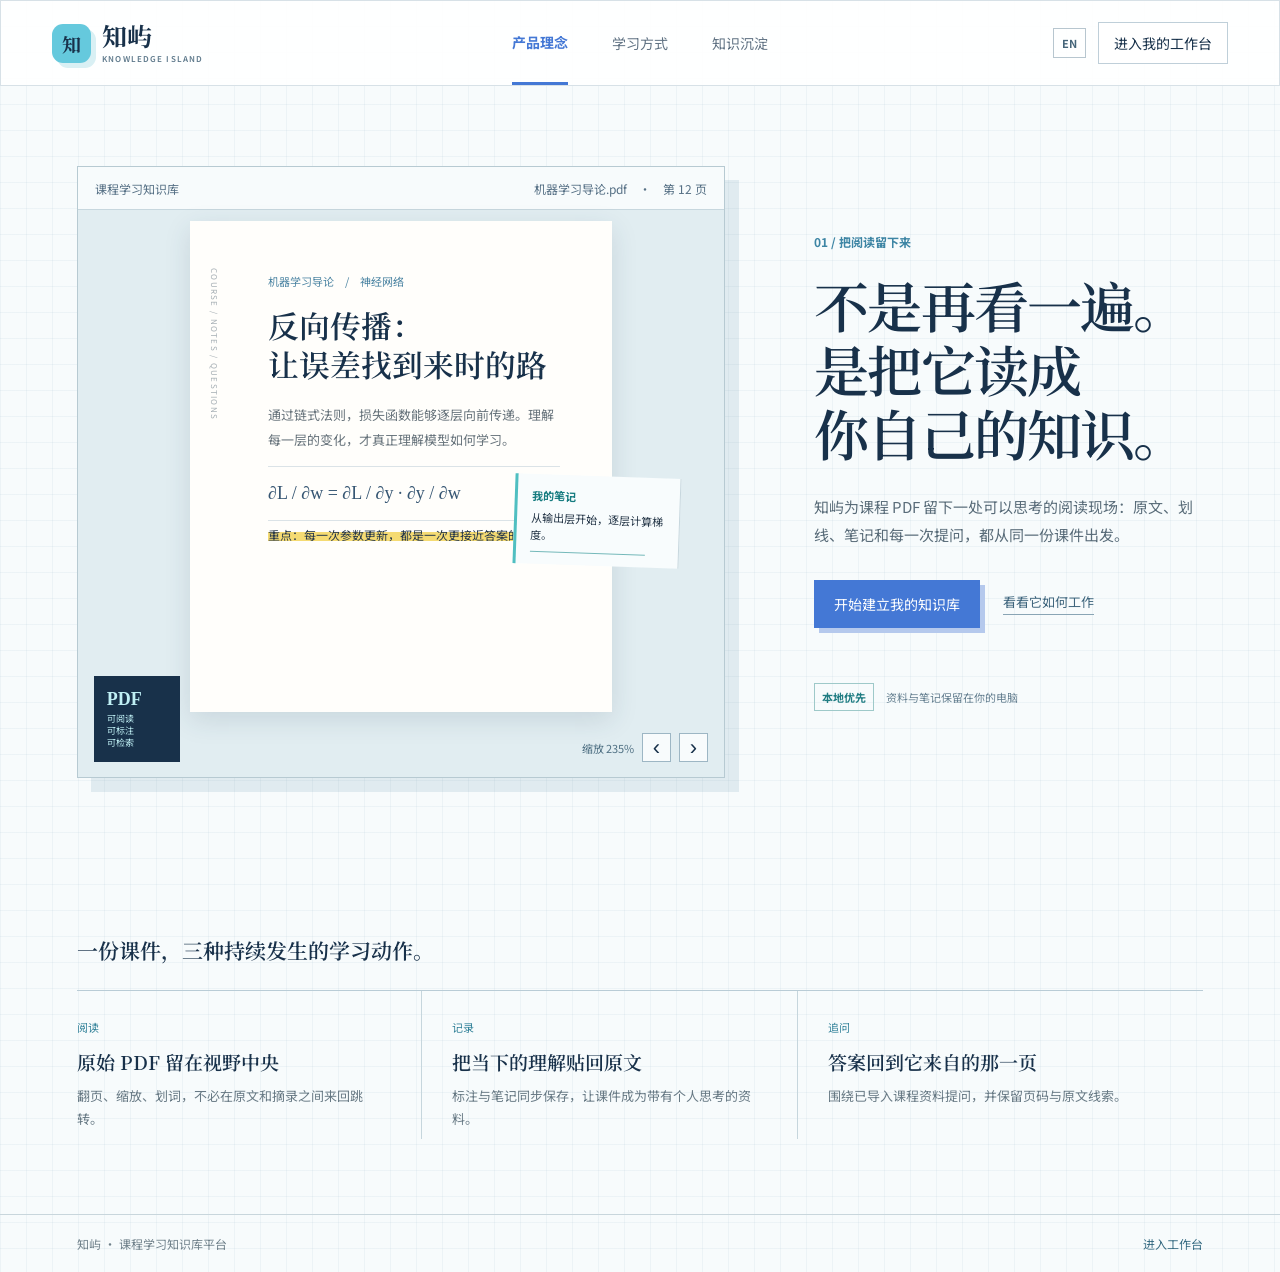
<file: static/landing.html>
<!doctype html>
<html lang="zh-CN">
<head><meta charset="UTF-8"><meta name="viewport" content="width=device-width,initial-scale=1"><title>知屿 · 课程学习知识库</title><link rel="stylesheet" href="/static/entry.css"><link rel="stylesheet" href="/static/product.css"></head>
<body class="entry product-page">
  <header class="product-nav">
    <a class="product-brand" href="/main" aria-label="知屿产品首页"><span class="brand-seal">知</span><span><b>知屿</b><small>KNOWLEDGE ISLAND</small></span></a>
    <nav aria-label="产品导航"><a class="current" href="#product">产品理念</a><a href="#workflow">学习方式</a><a href="#archive">知识沉淀</a></nav>
    <div class="product-nav-actions"><button class="language-toggle" data-lang-toggle type="button">EN</button><a class="nav-login" href="/login">进入我的工作台</a></div>
  </header>
  <main id="product" class="product-hero">
    <section class="hero-reader" aria-label="课件阅读器示意">
      <div class="reader-top"><span>课程学习知识库</span><span>机器学习导论.pdf　·　第 12 页</span></div>
      <article class="hero-paper"><div class="paper-margin">COURSE / NOTES / QUESTIONS</div><p class="paper-subject">机器学习导论　/　神经网络</p><h2>反向传播：<br>让误差找到来时的路</h2><p class="paper-copy">通过链式法则，损失函数能够逐层向前传递。理解每一层的变化，才真正理解模型如何学习。</p><div class="formula">∂L / ∂w = ∂L / ∂y · ∂y / ∂w</div><p class="selected-line">重点：每一次参数更新，都是一次更接近答案的尝试。</p><aside class="annotation"><span>我的笔记</span><p>从输出层开始，逐层计算梯度。</p><i></i></aside></article>
      <div class="reader-badge"><b>PDF</b><span>可阅读<br>可标注<br>可检索</span></div><div class="reader-controls"><span>缩放 235%</span><button aria-label="上一页">‹</button><button aria-label="下一页">›</button></div>
    </section>
    <section class="hero-statement"><p class="statement-index">01 / 把阅读留下来</p><h1>不是再看一遍。<br>是把它读成<br>你自己的知识。</h1><p class="statement-copy">知屿为课程 PDF 留下一处可以思考的阅读现场：原文、划线、笔记和每一次提问，都从同一份课件出发。</p><div class="statement-actions"><a class="product-cta" href="/login">开始建立我的知识库</a><a class="quiet-link" href="#workflow">看看它如何工作</a></div><div class="hero-footnote"><span>本地优先</span><span>资料与笔记保留在你的电脑</span></div></section>
  </main>
  <section id="workflow" class="product-workflow"><p>一份课件，三种持续发生的学习动作。</p><div class="workflow-grid"><article><span>阅读</span><h2>原始 PDF 留在视野中央</h2><p>翻页、缩放、划词，不必在原文和摘录之间来回跳转。</p></article><article><span>记录</span><h2>把当下的理解贴回原文</h2><p>标注与笔记同步保存，让课件成为带有个人思考的资料。</p></article><article id="archive"><span>追问</span><h2>答案回到它来自的那一页</h2><p>围绕已导入课程资料提问，并保留页码与原文线索。</p></article></div></section>
  <footer class="product-footer"><span>知屿 · 课程学习知识库平台</span><a href="/login">进入工作台</a></footer>
<script src="/static/lang.js"></script></body></html>
</file>
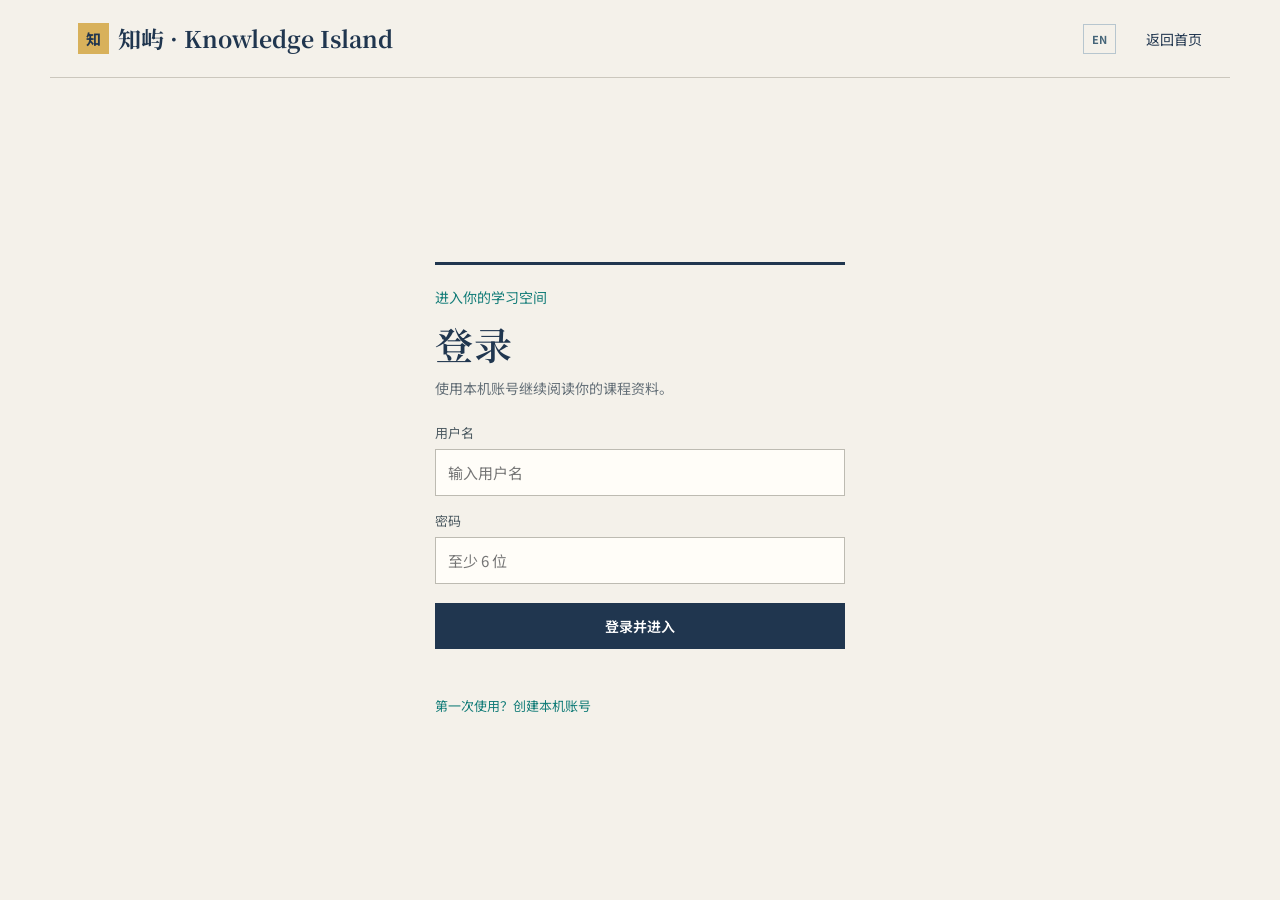
<file: static/login.html>
<!doctype html><html lang="zh-CN"><head><meta charset="UTF-8"><meta name="viewport" content="width=device-width,initial-scale=1"><title>登录 · 知屿</title><link rel="stylesheet" href="/static/entry.css"></head><body class="entry login-page"><header class="entry-nav"><a class="entry-brand" href="/main"><span>知</span><b>知屿 · Knowledge Island</b></a><div><button class="language-toggle" data-lang-toggle type="button">EN</button><a href="/main" class="entry-login">返回首页</a></div></header><main class="login-wrap"><section><p class="landing-note">进入你的学习空间</p><h1 id="authTitle">登录</h1><p id="authHint">使用本机账号继续阅读你的课程资料。</p><form id="authForm"><label>用户名<input name="username" autocomplete="username" required minlength="2" placeholder="输入用户名"></label><label>密码<input name="password" type="password" autocomplete="current-password" required minlength="6" placeholder="至少 6 位"></label><button id="authSubmit" class="entry-primary">登录并进入</button></form><p id="authMessage" class="auth-message"></p><button id="authToggle" class="auth-toggle" type="button">第一次使用？创建本机账号</button></section></main><script>let register=false;const $=s=>document.querySelector(s);$('#authToggle').onclick=()=>{register=!register;$('#authTitle').textContent=register?'创建本机账号':'登录';$('#authHint').textContent=register?'账号和资料只保存在当前电脑。':'使用本机账号继续阅读你的课程资料。';$('#authSubmit').textContent=register?'创建账号并进入':'登录并进入';$('#authToggle').textContent=register?'已有账号？直接登录':'第一次使用？创建本机账号';$('#authForm').password.autocomplete=register?'new-password':'current-password';$('#authMessage').textContent=''};$('#authForm').onsubmit=async e=>{e.preventDefault();const body=Object.fromEntries(new FormData(e.target));const message=$('#authMessage');try{const r=await fetch(register?'/api/auth/register':'/api/auth/login',{method:'POST',headers:{'Content-Type':'application/json'},body:JSON.stringify(body)});const data=await r.json();if(!r.ok)throw new Error(data.detail);sessionStorage.setItem('course-kb-user',data.username);location.href='/app'}catch(err){message.textContent=err.message}};</script><script src="/static/lang.js"></script></body></html>
</file>
<file: static/entry.css>
@import url('https://fonts.googleapis.com/css2?family=Noto+Serif+SC:wght@500;600;700&family=Noto+Sans+SC:wght@400;500;600;700&display=swap');:root{--ink:#20364f;--paper:#f4f1ea;--line:#cbc7bd;--green:#127c78;--gold:#d8b15b;--muted:#657078}*{box-sizing:border-box}body.entry{margin:0;background:var(--paper);color:var(--ink);font-family:'Noto Sans SC',sans-serif}.entry-nav{height:78px;display:flex;align-items:center;justify-content:space-between;max-width:1180px;margin:auto;padding:0 28px;border-bottom:1px solid var(--line)}.entry-brand{display:flex;gap:9px;align-items:center;text-decoration:none;color:var(--ink);font:600 23px 'Noto Serif SC',serif}.entry-brand span{display:grid;place-items:center;width:31px;height:31px;background:var(--gold);font:700 15px 'Noto Sans SC',sans-serif}.entry-login,.entry-text{color:var(--ink);font-size:14px;text-decoration:none}.landing{max-width:1120px;margin:0 auto;min-height:540px;padding:76px 28px 54px;display:grid;grid-template-columns:1fr .9fr;gap:90px;align-items:center}.landing-note{color:var(--green);font-size:14px;margin:0 0 14px}.landing h1,.login-wrap h1{font:600 55px/1.22 'Noto Serif SC',serif;letter-spacing:.02em;margin:0;color:var(--ink)}.landing-desc{max-width:480px;color:#5d676d;line-height:1.9;font-size:16px;margin:22px 0}.landing-actions{display:flex;gap:20px;align-items:center;margin-top:30px}.entry-primary{border:0;background:var(--ink);color:#fff;padding:13px 20px;text-decoration:none;font:600 14px 'Noto Sans SC',sans-serif;cursor:pointer}.paper-composition{position:relative;min-height:380px}.paper-sheet{position:absolute;inset:18px 18px 18px 0;background:#fffdf8;padding:44px;border:1px solid #d7d2c8}.paper-title{font-size:13px;color:var(--green);margin:0}.paper-sheet h2{font:600 29px/1.45 'Noto Serif SC',serif;margin:18px 0}.paper-sheet p{color:#687176;font-size:14px;line-height:1.7}.paper-rule{height:1px;background:#b6cfc7;margin:22px 0}.paper-sheet mark{display:block;background:#e5eee9;color:#345853;padding:9px;font-size:13px}.paper-lines{margin-top:23px;display:grid;gap:8px}.paper-lines i{height:1px;background:#ddd9d0}.paper-lines i:nth-child(2){width:83%}.paper-lines i:nth-child(3){width:57%}.paper-tab{position:absolute;right:0;top:0;background:var(--gold);padding:14px 10px;color:var(--ink);font-size:12px;line-height:1.5}.landing-how{max-width:1120px;margin:0 auto;padding:0 28px 66px;display:grid;grid-template-columns:repeat(3,1fr);gap:42px}.landing-how div{border-top:1px solid var(--line);padding-top:14px}.landing-how span{color:var(--green);font-size:12px}.landing-how h2{font:600 20px 'Noto Serif SC',serif;margin:10px 0 6px}.landing-how p{margin:0;color:#687176;font-size:13px;line-height:1.7}.login-page{min-height:100vh}.login-wrap{min-height:calc(100vh - 78px);display:grid;place-items:center;padding:30px}.login-wrap section{width:min(410px,100%);border-top:3px solid var(--ink);padding-top:22px}.login-wrap h1{font-size:38px}.login-wrap section>p:not(.landing-note):not(.auth-message){color:#657078;font-size:14px;line-height:1.7;margin:10px 0 22px}.login-wrap form{display:grid;gap:15px}.login-wrap label{display:grid;gap:7px;font-size:13px;color:#4c5a61}.login-wrap input{padding:12px;border:1px solid #bdbbb2;background:#fffdf8;color:var(--ink);font:15px 'Noto Sans SC',sans-serif}.login-wrap input:focus{outline:2px solid #a9ccc2;outline-offset:1px}.login-wrap button.entry-primary{margin-top:4px}.auth-toggle{margin-top:16px;border:0;background:none;color:var(--green);padding:0;font:13px 'Noto Sans SC',sans-serif;cursor:pointer}.auth-message{min-height:20px;color:#b24b3e;font-size:13px;margin:11px 0 0}@media(max-width:800px){.landing{grid-template-columns:1fr;gap:35px;padding-top:46px}.landing h1{font-size:42px}.paper-composition{min-height:315px}.paper-sheet{padding:30px}.landing-how{grid-template-columns:1fr;gap:22px}.entry-nav{padding:0 20px}}
</file>
<file: static/product.css>
.product-page{--navy:#18314a;--blue:#4478d5;--cyan:#65c9dd;--paper:#fbfaf5;--ink:#203044;background:#fbfaf5;min-height:100vh;background-image:linear-gradient(rgba(49,112,150,.075) 1px,transparent 1px),linear-gradient(90deg,rgba(49,112,150,.075) 1px,transparent 1px);background-size:26px 26px}.product-nav{height:86px;background:rgba(255,255,255,.92);border:1px solid #d7e1e7;display:grid;grid-template-columns:1fr auto 1fr;align-items:center;padding:0 clamp(22px,4vw,68px);position:relative;z-index:2}.product-brand{display:flex;align-items:center;gap:11px;color:var(--navy);text-decoration:none}.brand-seal{width:39px;height:39px;border-radius:11px;background:var(--cyan);display:grid;place-items:center;color:var(--navy);font:700 19px 'Noto Serif SC',serif;box-shadow:5px 5px 0 #d9f0f4}.product-brand b{display:block;font:700 25px/1 'Noto Serif SC',serif}.product-brand small{display:block;margin-top:5px;font:600 8px 'Noto Sans SC',sans-serif;letter-spacing:.14em;color:#5f7a8c}.product-nav nav{display:flex;height:100%;align-items:center;gap:clamp(22px,3.4vw,56px)}.product-nav nav a{font-size:14px;color:#607283;text-decoration:none}.product-nav nav a.current{color:var(--blue);font-weight:700;border-bottom:3px solid var(--blue);height:100%;display:flex;align-items:center}.nav-login{justify-self:end;color:var(--navy);text-decoration:none;font-size:14px;border:1px solid #bfcfd9;padding:10px 15px;background:#fff}.product-hero{min-height:calc(100vh - 86px);max-width:1510px;margin:auto;display:grid;grid-template-columns:minmax(520px,1.25fr) minmax(380px,.75fr);align-items:center;gap:clamp(52px,7vw,135px);padding:64px clamp(30px,6vw,100px) 54px}.hero-reader{height:min(640px,68vh);min-height:500px;position:relative;background:#e1edf1;border:1px solid #b7cad2;padding:54px 42px 65px;overflow:hidden;box-shadow:14px 14px 0 rgba(75,122,151,.13)}.reader-top{position:absolute;left:0;right:0;top:0;height:43px;padding:0 17px;background:#f7fbfc;border-bottom:1px solid #c7d7de;color:#567085;display:flex;justify-content:space-between;align-items:center;font-size:12px}.hero-paper{width:75%;min-width:395px;height:100%;margin:0 auto;background:#fffefb;position:relative;padding:52px 52px 42px 78px;box-shadow:0 8px 25px rgba(37,65,87,.13);color:#28394a}.paper-margin{position:absolute;left:19px;top:47px;bottom:45px;writing-mode:vertical-rl;font-size:8px;letter-spacing:.16em;color:#a4adb3}.paper-subject{font-size:11px;color:#4d85a3;margin:0 0 17px}.hero-paper h2{font:600 clamp(24px,2.4vw,37px)/1.26 'Noto Serif SC',serif;margin:0 0 20px}.paper-copy{max-width:410px;font-size:13px;line-height:1.9;color:#68747c}.formula{font:500 18px/1.5 Georgia,serif;padding:13px 0;border-top:1px solid #dbe3e7;border-bottom:1px solid #dbe3e7;color:#355572}.selected-line{display:inline;background:linear-gradient(transparent 37%,#f5db73 37%,#f5db73 86%,transparent 86%);font-size:12px;line-height:2.1}.annotation{position:absolute;right:-68px;top:52%;width:166px;background:#dff4f3;padding:13px 14px 12px;border-left:3px solid #50bfc1;transform:rotate(2deg);font-size:11px;line-height:1.55}.annotation span{font-weight:700;color:#167c80}.annotation p{margin:5px 0}.annotation i{display:block;border-top:1px solid #75b9ba;width:86%;margin-top:8px}.reader-badge{position:absolute;left:16px;bottom:15px;width:86px;height:86px;background:var(--navy);color:#bfeff4;padding:13px;display:flex;flex-direction:column;justify-content:space-between}.reader-badge b{font:700 18px Georgia,serif}.reader-badge span{font-size:9px;line-height:1.35}.reader-controls{position:absolute;right:16px;bottom:15px;display:flex;gap:8px;align-items:center;font-size:11px;color:#4f7083}.reader-controls button{border:1px solid #9db6c4;background:#f8fbfc;width:29px;height:29px;color:var(--navy);font-size:22px;line-height:1;cursor:default}.hero-statement{max-width:510px}.statement-index{font-size:12px;color:#3d85a4;margin:0 0 23px;font-weight:700}.hero-statement h1{margin:0;font:600 clamp(39px,4.3vw,67px)/1.16 'Noto Serif SC',serif;letter-spacing:-.035em;color:#1e2f45}.statement-copy{margin:28px 0 0;max-width:430px;line-height:1.9;font-size:15px;color:#596c79}.statement-actions{display:flex;align-items:center;gap:23px;margin-top:30px}.product-cta{background:var(--blue);color:#fff;text-decoration:none;font-size:14px;padding:14px 20px;box-shadow:5px 5px 0 #b5c9ed}.quiet-link{font-size:13px;color:#3d647c;text-decoration:none;border-bottom:1px solid #89a5b5;padding-bottom:3px}.hero-footnote{display:flex;gap:12px;align-items:center;margin-top:55px;color:#668091;font-size:11px}.hero-footnote span:first-child{font-weight:700;color:#207d83;border:1px solid #9ec9c9;padding:5px 7px}.product-workflow{max-width:1320px;margin:0 auto;padding:35px clamp(30px,6vw,90px) 75px}.product-workflow>p{font:600 21px 'Noto Serif SC',serif;color:var(--navy);margin:0 0 25px}.workflow-grid{border-top:1px solid #b9ccd6;display:grid;grid-template-columns:repeat(3,1fr)}.workflow-grid article{padding:22px 30px 9px 0;margin-right:30px;border-right:1px solid #c6d6dd}.workflow-grid article:last-child{border:0;margin-right:0}.workflow-grid span{font-size:11px;color:#34839a}.workflow-grid h2{font:600 19px/1.4 'Noto Serif SC',serif;color:#233c55;margin:12px 0 8px}.workflow-grid p{font-size:13px;line-height:1.8;color:#677984;margin:0;max-width:300px}.product-footer{max-width:1320px;margin:auto;padding:20px clamp(30px,6vw,90px);border-top:1px solid #c8d6dc;display:flex;justify-content:space-between;color:#70818b;font-size:12px}.product-footer a{color:#386c83;text-decoration:none}@media(max-width:900px){.product-nav{grid-template-columns:1fr auto}.product-nav nav{display:none}.product-hero{grid-template-columns:1fr;gap:48px;padding-top:38px}.hero-reader{height:540px}.hero-statement{max-width:650px}.workflow-grid{grid-template-columns:1fr}.workflow-grid article{border-right:0;border-bottom:1px solid #c6d6dd;margin:0;padding:22px 0}.workflow-grid article:last-child{border-bottom:0}}@media(max-width:560px){.product-nav{height:70px;padding:0 18px}.nav-login{font-size:12px;padding:8px 10px}.product-brand b{font-size:21px}.product-hero{padding:27px 16px 42px}.hero-reader{min-height:430px;height:500px;padding:45px 19px 55px}.hero-paper{min-width:0;width:88%;padding:38px 20px 30px 44px}.hero-paper h2{font-size:24px}.paper-copy{font-size:11px}.annotation{display:none}.statement-actions{flex-wrap:wrap}.product-workflow{padding:30px 20px 55px}.product-footer{padding:18px 20px}}
</file>
